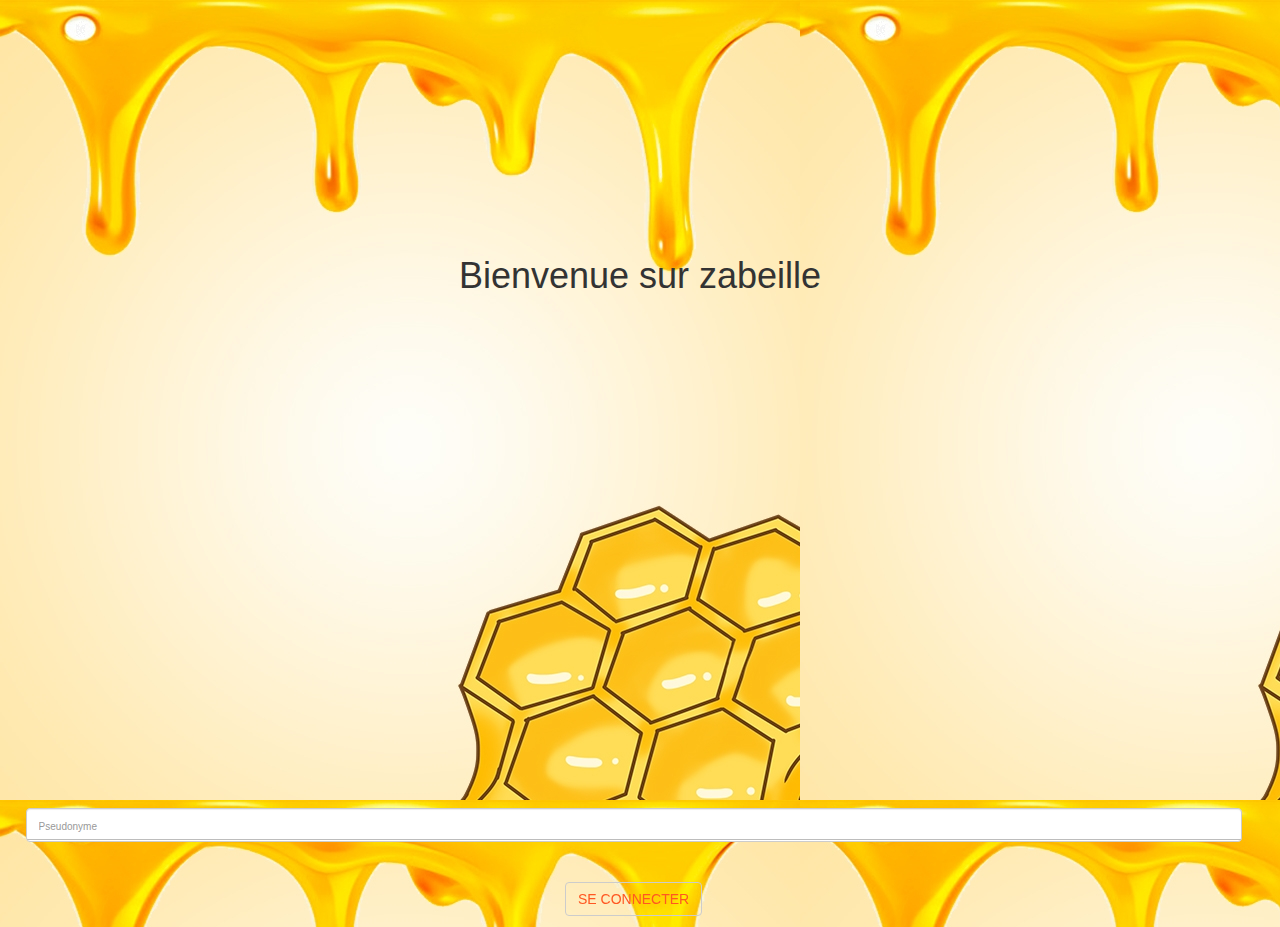
<file: index.html>
<!DOCTYPE html>
<html lang="en">

<head>
  <meta charset="UTF-8" />
  <meta name="viewport" content="width=device-width, user-scalable=no" />
  <link rel="stylesheet" href="index.css" />
  <script src="jquery.min.js"></script>
  <title>Index Mobile app</title>
  <html>

  <head>
    <meta charset="utf-8" />
    <title>Carte</title>
    <link href="css/bootstrap/bootstrap-material-design.min.css" rel="stylesheet">
    <link href="css/leaflet.css" rel="stylesheet">
    <link href="css/bootstrap/bootstrap.min.css" rel="stylesheet">
    <script src="game.js"></script>
    <script src="js/leaflet.js"></script>
    <script src="index.js"></script>
    <script src="js/vue.js"></script>
  </head>

<body>
  <div id="app">
    <form v-show="!connected" class="connexion">
      <div id="presentaion">
        <h1> Bienvenue sur zabeille</h1>

        <div id="block">
          <div class="row">
            <div class="col">
              <input type="text" class="form-control" placeholder="Pseudonyme" id="pseudo" v-model="pseudo" required>
            </div>
          </div>
          <br>
          <br>
          <input type="button" value="Se connecter" class="btn btn-warning" v-on:click="connection" />

        </div>
      </div>
    </form>

    <div v-show="connected" style="height: 84vh">
      <div id="blockn">
        <div>Temps restant :</div>
        <div>{{pseudo}}</div>

      </div>
      <div id="map">
        <!-- Ici s'affichera la carte -->
      </div>
      <div class="panel-body">
        <a href="Picture.html"><button type="submit" class="btn btn-default btn-block">Scanner</button></a>
        <a href="carte_pdf.html"> <button type="submit" class="btn btn-default btn-block">Carte</button></a>
      </div>
    </div>


  </div>


  <!-- Fichiers Javascript -->
  <script src="carte.js"></script>
  <script src="js/leaflet.js"></script>
  <script src="game.js"></script>
  <script src="js/main.js"></script>
  <script src="js/bootstrap.min.js"></script>
  <!-- Fin Fchiers Javascript -->
</body>

</html>

</html>
</file>
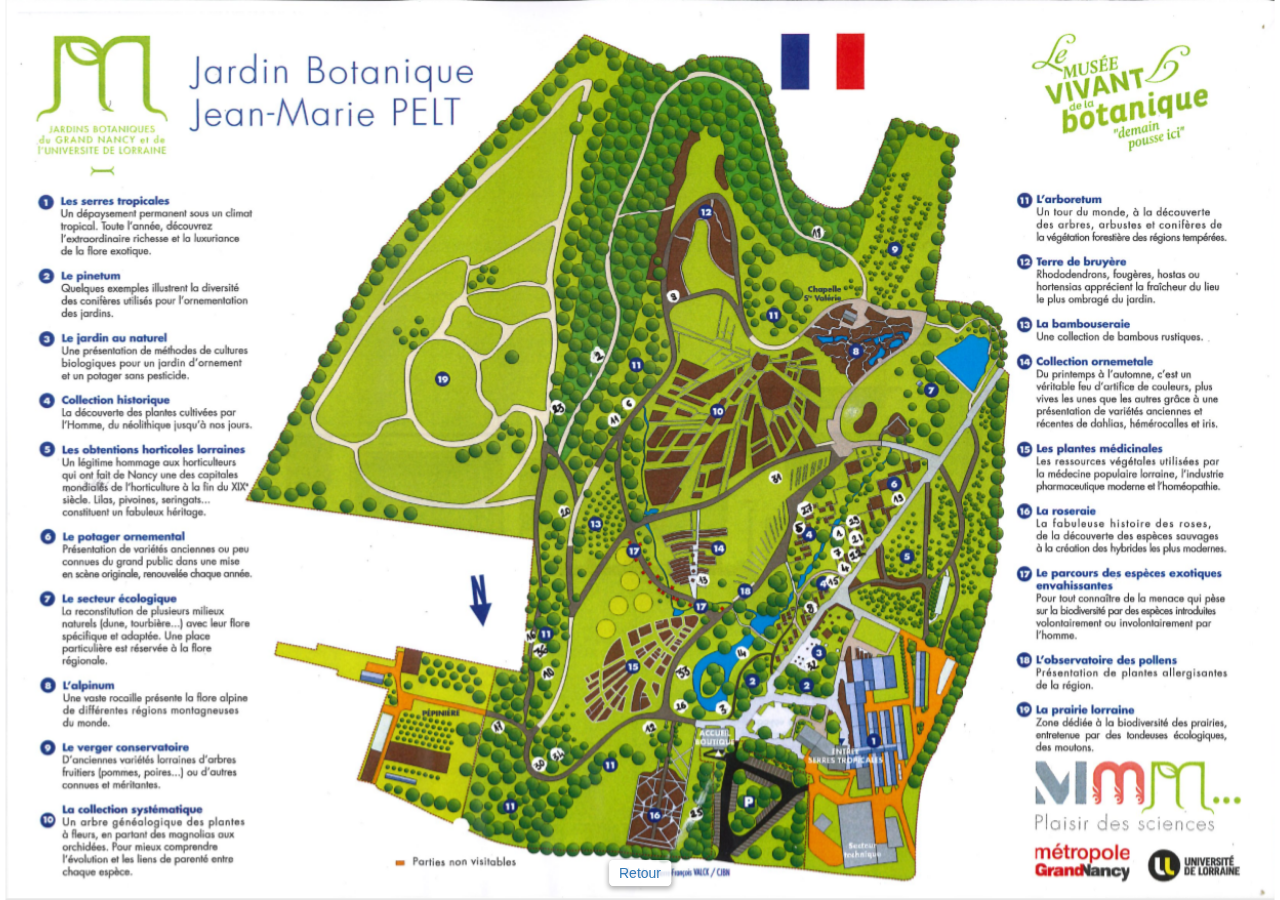
<file: carte_pdf.html>
<!DOCTYPE html>
<html lang="en">

<head>
  <meta charset="UTF-8" />
  <meta name="viewport" content="width=device-width, user-scalable=no" />
  <link rel="stylesheet" href="index.css" />
  <script src="js/pinch-zoom.js"></script>
  <title>Test Lecture QRCode</title>

  <head>
    <meta charset="utf-8" />
    <link href="css/bootstrap/bootstrap.min.css" rel="stylesheet">
    <link href="css/leaflet.css" rel="stylesheet">
    <title>Carte</title>
  </head>

<body style="display: block; background: white;">

  <div class="page pinch-zoom-parent" id="element">
    <div class="pinch-zoom">
        <img style="width: 1238px; height: 878px" src="carte.png" />
    </div>
  </div>

  <div id="back">
    <a href="index.html">Retour</a>
  </div>


</body>



<script type="text/javascript">
  window.onload = function(){

      var el = document.querySelector('#element');
      new PinchZoom.default(el, {});

  }
</script>

</html>
</file>
<file: index.css>
#block {
  margin-top: 40%;
  width: 95%;
  margin-right: 2%;
  margin-left: 2%;
}
#presentaion {
  margin-top: 20%;
  text-align: center;
}
body {
  background-image: url("bg.jpg");
  display: flex;
  flex-direction: column;
  height: 100vh;
}
#blockn {
  display: flex;
  flex-direction: row;
  justify-content: space-between;
  background-color: white;
  filter: progid:DXImageTransform.Microsoft.Shadow(color='#aaaaaa', Direction=135, Strength=12);
  zoom: 1;
}
#map {
  /* la carte DOIT avoir une hauteur sinon elle n'apparaît pas */
  /* min-height: 600px; */
  height: 100%;
}
#overlay {
  position: fixed; /* Sit on top of the page content */
  display: none; /* Hidden by default */
  width: 100%; /* Full width (cover the whole page) */
  height: 100%; /* Full height (cover the whole page) */
  top: 0;
  left: 0;
  right: 0;
  bottom: 0;
  background-color: rgba(0, 0, 0, 0.5); /* Black background with opacity */
  z-index: 20; /* Specify a stack order in case you're using a different order for other elements */
  cursor: pointer; /* Add a pointer on hover */
}
#back {
  /* width: 330%; */
  padding: .2em 0.7em;
  background-color: #ffffffd1;
  text-decoration: none;
  position: fixed;
  bottom: 1em;
  left: 50%;
  transform: translateX(-50%);
  border-radius: 0.3em;
  box-shadow: 0px 2px 5px 1px #0000004d;
}
#buut {
  width: 100%;
  text-decoration: none;
}
.panel-body{
  display: flex;
  justify-content: space-around;
  flex-direction: row;
}

.panel-body > a{
  margin: .3em;
}

.flower{
  position: absolute;
  top: 50%;
  left: 50%;
  transform: translate(-50%, -50%);
  z-index: 5000;
}

.flower > h2{
  text-align: center;
}

.flower > img{
  border-radius: 0.5em;
  box-shadow: 0px 3px 8px #00000052;
}
</file>
<file: css/leaflet.css>
/* required styles */

.leaflet-pane,
.leaflet-tile,
.leaflet-marker-icon,
.leaflet-marker-shadow,
.leaflet-tile-container,
.leaflet-pane > svg,
.leaflet-pane > canvas,
.leaflet-zoom-box,
.leaflet-image-layer,
.leaflet-layer {
	position: absolute;
	left: 0;
	top: 0;
	}
.leaflet-container {
	overflow: hidden;
	}
.leaflet-tile,
.leaflet-marker-icon,
.leaflet-marker-shadow {
	-webkit-user-select: none;
	   -moz-user-select: none;
	        user-select: none;
	  -webkit-user-drag: none;
	}
/* Prevents IE11 from highlighting tiles in blue */
.leaflet-tile::selection {
	background: transparent;
}
/* Safari renders non-retina tile on retina better with this, but Chrome is worse */
.leaflet-safari .leaflet-tile {
	image-rendering: -webkit-optimize-contrast;
	}
/* hack that prevents hw layers "stretching" when loading new tiles */
.leaflet-safari .leaflet-tile-container {
	width: 1600px;
	height: 1600px;
	-webkit-transform-origin: 0 0;
	}
.leaflet-marker-icon,
.leaflet-marker-shadow {
	display: block;
	}
/* .leaflet-container svg: reset svg max-width decleration shipped in Joomla! (joomla.org) 3.x */
/* .leaflet-container img: map is broken in FF if you have max-width: 100% on tiles */
.leaflet-container .leaflet-overlay-pane svg,
.leaflet-container .leaflet-marker-pane img,
.leaflet-container .leaflet-shadow-pane img,
.leaflet-container .leaflet-tile-pane img,
.leaflet-container img.leaflet-image-layer,
.leaflet-container .leaflet-tile {
	max-width: none !important;
	max-height: none !important;
	}

.leaflet-container.leaflet-touch-zoom {
	-ms-touch-action: pan-x pan-y;
	touch-action: pan-x pan-y;
	}
.leaflet-container.leaflet-touch-drag {
	-ms-touch-action: pinch-zoom;
	/* Fallback for FF which doesn't support pinch-zoom */
	touch-action: none;
	touch-action: pinch-zoom;
}
.leaflet-container.leaflet-touch-drag.leaflet-touch-zoom {
	-ms-touch-action: none;
	touch-action: none;
}
.leaflet-container {
	-webkit-tap-highlight-color: transparent;
}
.leaflet-container a {
	-webkit-tap-highlight-color: rgba(51, 181, 229, 0.4);
}
.leaflet-tile {
	filter: inherit;
	visibility: hidden;
	}
.leaflet-tile-loaded {
	visibility: inherit;
	}
.leaflet-zoom-box {
	width: 0;
	height: 0;
	-moz-box-sizing: border-box;
	     box-sizing: border-box;
	z-index: 800;
	}
/* workaround for https://bugzilla.mozilla.org/show_bug.cgi?id=888319 */
.leaflet-overlay-pane svg {
	-moz-user-select: none;
	}

.leaflet-pane         { z-index: 400; }

.leaflet-tile-pane    { z-index: 200; }
.leaflet-overlay-pane { z-index: 400; }
.leaflet-shadow-pane  { z-index: 500; }
.leaflet-marker-pane  { z-index: 600; }
.leaflet-tooltip-pane   { z-index: 650; }
.leaflet-popup-pane   { z-index: 700; }

.leaflet-map-pane canvas { z-index: 100; }
.leaflet-map-pane svg    { z-index: 200; }

.leaflet-vml-shape {
	width: 1px;
	height: 1px;
	}
.lvml {
	behavior: url(#default#VML);
	display: inline-block;
	position: absolute;
	}


/* control positioning */

.leaflet-control {
	position: relative;
	z-index: 800;
	pointer-events: visiblePainted; /* IE 9-10 doesn't have auto */
	pointer-events: auto;
	}
.leaflet-top,
.leaflet-bottom {
	position: absolute;
	z-index: 1000;
	pointer-events: none;
	}
.leaflet-top {
	top: 0;
	}
.leaflet-right {
	right: 0;
	}
.leaflet-bottom {
	bottom: 0;
	}
.leaflet-left {
	left: 0;
	}
.leaflet-control {
	float: left;
	clear: both;
	}
.leaflet-right .leaflet-control {
	float: right;
	}
.leaflet-top .leaflet-control {
	margin-top: 10px;
	}
.leaflet-bottom .leaflet-control {
	margin-bottom: 10px;
	}
.leaflet-left .leaflet-control {
	margin-left: 10px;
	}
.leaflet-right .leaflet-control {
	margin-right: 10px;
	}


/* zoom and fade animations */

.leaflet-fade-anim .leaflet-tile {
	will-change: opacity;
	}
.leaflet-fade-anim .leaflet-popup {
	opacity: 0;
	-webkit-transition: opacity 0.2s linear;
	   -moz-transition: opacity 0.2s linear;
	        transition: opacity 0.2s linear;
	}
.leaflet-fade-anim .leaflet-map-pane .leaflet-popup {
	opacity: 1;
	}
.leaflet-zoom-animated {
	-webkit-transform-origin: 0 0;
	    -ms-transform-origin: 0 0;
	        transform-origin: 0 0;
	}
.leaflet-zoom-anim .leaflet-zoom-animated {
	will-change: transform;
	}
.leaflet-zoom-anim .leaflet-zoom-animated {
	-webkit-transition: -webkit-transform 0.25s cubic-bezier(0,0,0.25,1);
	   -moz-transition:    -moz-transform 0.25s cubic-bezier(0,0,0.25,1);
	        transition:         transform 0.25s cubic-bezier(0,0,0.25,1);
	}
.leaflet-zoom-anim .leaflet-tile,
.leaflet-pan-anim .leaflet-tile {
	-webkit-transition: none;
	   -moz-transition: none;
	        transition: none;
	}

.leaflet-zoom-anim .leaflet-zoom-hide {
	visibility: hidden;
	}


/* cursors */

.leaflet-interactive {
	cursor: pointer;
	}
.leaflet-grab {
	cursor: -webkit-grab;
	cursor:    -moz-grab;
	cursor:         grab;
	}
.leaflet-crosshair,
.leaflet-crosshair .leaflet-interactive {
	cursor: crosshair;
	}
.leaflet-popup-pane,
.leaflet-control {
	cursor: auto;
	}
.leaflet-dragging .leaflet-grab,
.leaflet-dragging .leaflet-grab .leaflet-interactive,
.leaflet-dragging .leaflet-marker-draggable {
	cursor: move;
	cursor: -webkit-grabbing;
	cursor:    -moz-grabbing;
	cursor:         grabbing;
	}

/* marker & overlays interactivity */
.leaflet-marker-icon,
.leaflet-marker-shadow,
.leaflet-image-layer,
.leaflet-pane > svg path,
.leaflet-tile-container {
	pointer-events: none;
	}

.leaflet-marker-icon.leaflet-interactive,
.leaflet-image-layer.leaflet-interactive,
.leaflet-pane > svg path.leaflet-interactive,
svg.leaflet-image-layer.leaflet-interactive path {
	pointer-events: visiblePainted; /* IE 9-10 doesn't have auto */
	pointer-events: auto;
	}

/* visual tweaks */

.leaflet-container {
	background: #ddd;
	outline: 0;
	}
.leaflet-container a {
	color: #0078A8;
	}
.leaflet-container a.leaflet-active {
	outline: 2px solid orange;
	}
.leaflet-zoom-box {
	border: 2px dotted #38f;
	background: rgba(255,255,255,0.5);
	}


/* general typography */
.leaflet-container {
	font: 12px/1.5 "Helvetica Neue", Arial, Helvetica, sans-serif;
	}


/* general toolbar styles */

.leaflet-bar {
	box-shadow: 0 1px 5px rgba(0,0,0,0.65);
	border-radius: 4px;
	}
.leaflet-bar a,
.leaflet-bar a:hover {
	background-color: #fff;
	border-bottom: 1px solid #ccc;
	width: 26px;
	height: 26px;
	line-height: 26px;
	display: block;
	text-align: center;
	text-decoration: none;
	color: black;
	}
.leaflet-bar a,
.leaflet-control-layers-toggle {
	background-position: 50% 50%;
	background-repeat: no-repeat;
	display: block;
	}
.leaflet-bar a:hover {
	background-color: #f4f4f4;
	}
.leaflet-bar a:first-child {
	border-top-left-radius: 4px;
	border-top-right-radius: 4px;
	}
.leaflet-bar a:last-child {
	border-bottom-left-radius: 4px;
	border-bottom-right-radius: 4px;
	border-bottom: none;
	}
.leaflet-bar a.leaflet-disabled {
	cursor: default;
	background-color: #f4f4f4;
	color: #bbb;
	}

.leaflet-touch .leaflet-bar a {
	width: 30px;
	height: 30px;
	line-height: 30px;
	}
.leaflet-touch .leaflet-bar a:first-child {
	border-top-left-radius: 2px;
	border-top-right-radius: 2px;
	}
.leaflet-touch .leaflet-bar a:last-child {
	border-bottom-left-radius: 2px;
	border-bottom-right-radius: 2px;
	}

/* zoom control */

.leaflet-control-zoom-in,
.leaflet-control-zoom-out {
	font: bold 18px 'Lucida Console', Monaco, monospace;
	text-indent: 1px;
	}

.leaflet-touch .leaflet-control-zoom-in, .leaflet-touch .leaflet-control-zoom-out  {
	font-size: 22px;
	}


/* layers control */

.leaflet-control-layers {
	box-shadow: 0 1px 5px rgba(0,0,0,0.4);
	background: #fff;
	border-radius: 5px;
	}
.leaflet-control-layers-toggle {
	background-image: url(images/layers.png);
	width: 36px;
	height: 36px;
	}
.leaflet-retina .leaflet-control-layers-toggle {
	background-image: url(images/layers-2x.png);
	background-size: 26px 26px;
	}
.leaflet-touch .leaflet-control-layers-toggle {
	width: 44px;
	height: 44px;
	}
.leaflet-control-layers .leaflet-control-layers-list,
.leaflet-control-layers-expanded .leaflet-control-layers-toggle {
	display: none;
	}
.leaflet-control-layers-expanded .leaflet-control-layers-list {
	display: block;
	position: relative;
	}
.leaflet-control-layers-expanded {
	padding: 6px 10px 6px 6px;
	color: #333;
	background: #fff;
	}
.leaflet-control-layers-scrollbar {
	overflow-y: scroll;
	overflow-x: hidden;
	padding-right: 5px;
	}
.leaflet-control-layers-selector {
	margin-top: 2px;
	position: relative;
	top: 1px;
	}
.leaflet-control-layers label {
	display: block;
	}
.leaflet-control-layers-separator {
	height: 0;
	border-top: 1px solid #ddd;
	margin: 5px -10px 5px -6px;
	}

/* Default icon URLs */
.leaflet-default-icon-path {
	background-image: url(images/marker-icon.png);
	}


/* attribution and scale controls */

.leaflet-container .leaflet-control-attribution {
	background: #fff;
	background: rgba(255, 255, 255, 0.7);
	margin: 0;
	}
.leaflet-control-attribution,
.leaflet-control-scale-line {
	padding: 0 5px;
	color: #333;
	}
.leaflet-control-attribution a {
	text-decoration: none;
	}
.leaflet-control-attribution a:hover {
	text-decoration: underline;
	}
.leaflet-container .leaflet-control-attribution,
.leaflet-container .leaflet-control-scale {
	font-size: 11px;
	}
.leaflet-left .leaflet-control-scale {
	margin-left: 5px;
	}
.leaflet-bottom .leaflet-control-scale {
	margin-bottom: 5px;
	}
.leaflet-control-scale-line {
	border: 2px solid #777;
	border-top: none;
	line-height: 1.1;
	padding: 2px 5px 1px;
	font-size: 11px;
	white-space: nowrap;
	overflow: hidden;
	-moz-box-sizing: border-box;
	     box-sizing: border-box;

	background: #fff;
	background: rgba(255, 255, 255, 0.5);
	}
.leaflet-control-scale-line:not(:first-child) {
	border-top: 2px solid #777;
	border-bottom: none;
	margin-top: -2px;
	}
.leaflet-control-scale-line:not(:first-child):not(:last-child) {
	border-bottom: 2px solid #777;
	}

.leaflet-touch .leaflet-control-attribution,
.leaflet-touch .leaflet-control-layers,
.leaflet-touch .leaflet-bar {
	box-shadow: none;
	}
.leaflet-touch .leaflet-control-layers,
.leaflet-touch .leaflet-bar {
	border: 2px solid rgba(0,0,0,0.2);
	background-clip: padding-box;
	}


/* popup */

.leaflet-popup {
	position: absolute;
	text-align: center;
	margin-bottom: 20px;
	}
.leaflet-popup-content-wrapper {
	padding: 1px;
	text-align: left;
	border-radius: 12px;
	}
.leaflet-popup-content {
	margin: 13px 19px;
	line-height: 1.4;
	}
.leaflet-popup-content p {
	margin: 18px 0;
	}
.leaflet-popup-tip-container {
	width: 40px;
	height: 20px;
	position: absolute;
	left: 50%;
	margin-left: -20px;
	overflow: hidden;
	pointer-events: none;
	}
.leaflet-popup-tip {
	width: 17px;
	height: 17px;
	padding: 1px;

	margin: -10px auto 0;

	-webkit-transform: rotate(45deg);
	   -moz-transform: rotate(45deg);
	    -ms-transform: rotate(45deg);
	        transform: rotate(45deg);
	}
.leaflet-popup-content-wrapper,
.leaflet-popup-tip {
	background: white;
	color: #333;
	box-shadow: 0 3px 14px rgba(0,0,0,0.4);
	}
.leaflet-container a.leaflet-popup-close-button {
	position: absolute;
	top: 0;
	right: 0;
	padding: 4px 4px 0 0;
	border: none;
	text-align: center;
	width: 18px;
	height: 14px;
	font: 16px/14px Tahoma, Verdana, sans-serif;
	color: #c3c3c3;
	text-decoration: none;
	font-weight: bold;
	background: transparent;
	}
.leaflet-container a.leaflet-popup-close-button:hover {
	color: #999;
	}
.leaflet-popup-scrolled {
	overflow: auto;
	border-bottom: 1px solid #ddd;
	border-top: 1px solid #ddd;
	}

.leaflet-oldie .leaflet-popup-content-wrapper {
	zoom: 1;
	}
.leaflet-oldie .leaflet-popup-tip {
	width: 24px;
	margin: 0 auto;

	-ms-filter: "progid:DXImageTransform.Microsoft.Matrix(M11=0.70710678, M12=0.70710678, M21=-0.70710678, M22=0.70710678)";
	filter: progid:DXImageTransform.Microsoft.Matrix(M11=0.70710678, M12=0.70710678, M21=-0.70710678, M22=0.70710678);
	}
.leaflet-oldie .leaflet-popup-tip-container {
	margin-top: -1px;
	}

.leaflet-oldie .leaflet-control-zoom,
.leaflet-oldie .leaflet-control-layers,
.leaflet-oldie .leaflet-popup-content-wrapper,
.leaflet-oldie .leaflet-popup-tip {
	border: 1px solid #999;
	}


/* div icon */

.leaflet-div-icon {
	background: #fff;
	border: 1px solid #666;
	}


/* Tooltip */
/* Base styles for the element that has a tooltip */
.leaflet-tooltip {
	position: absolute;
	padding: 6px;
	background-color: #fff;
	border: 1px solid #fff;
	border-radius: 3px;
	color: #222;
	white-space: nowrap;
	-webkit-user-select: none;
	-moz-user-select: none;
	-ms-user-select: none;
	user-select: none;
	pointer-events: none;
	box-shadow: 0 1px 3px rgba(0,0,0,0.4);
	}
.leaflet-tooltip.leaflet-clickable {
	cursor: pointer;
	pointer-events: auto;
	}
.leaflet-tooltip-top:before,
.leaflet-tooltip-bottom:before,
.leaflet-tooltip-left:before,
.leaflet-tooltip-right:before {
	position: absolute;
	pointer-events: none;
	border: 6px solid transparent;
	background: transparent;
	content: "";
	}

/* Directions */

.leaflet-tooltip-bottom {
	margin-top: 6px;
}
.leaflet-tooltip-top {
	margin-top: -6px;
}
.leaflet-tooltip-bottom:before,
.leaflet-tooltip-top:before {
	left: 50%;
	margin-left: -6px;
	}
.leaflet-tooltip-top:before {
	bottom: 0;
	margin-bottom: -12px;
	border-top-color: #fff;
	}
.leaflet-tooltip-bottom:before {
	top: 0;
	margin-top: -12px;
	margin-left: -6px;
	border-bottom-color: #fff;
	}
.leaflet-tooltip-left {
	margin-left: -6px;
}
.leaflet-tooltip-right {
	margin-left: 6px;
}
.leaflet-tooltip-left:before,
.leaflet-tooltip-right:before {
	top: 50%;
	margin-top: -6px;
	}
.leaflet-tooltip-left:before {
	right: 0;
	margin-right: -12px;
	border-left-color: #fff;
	}
.leaflet-tooltip-right:before {
	left: 0;
	margin-left: -12px;
	border-right-color: #fff;
	}
</file>
